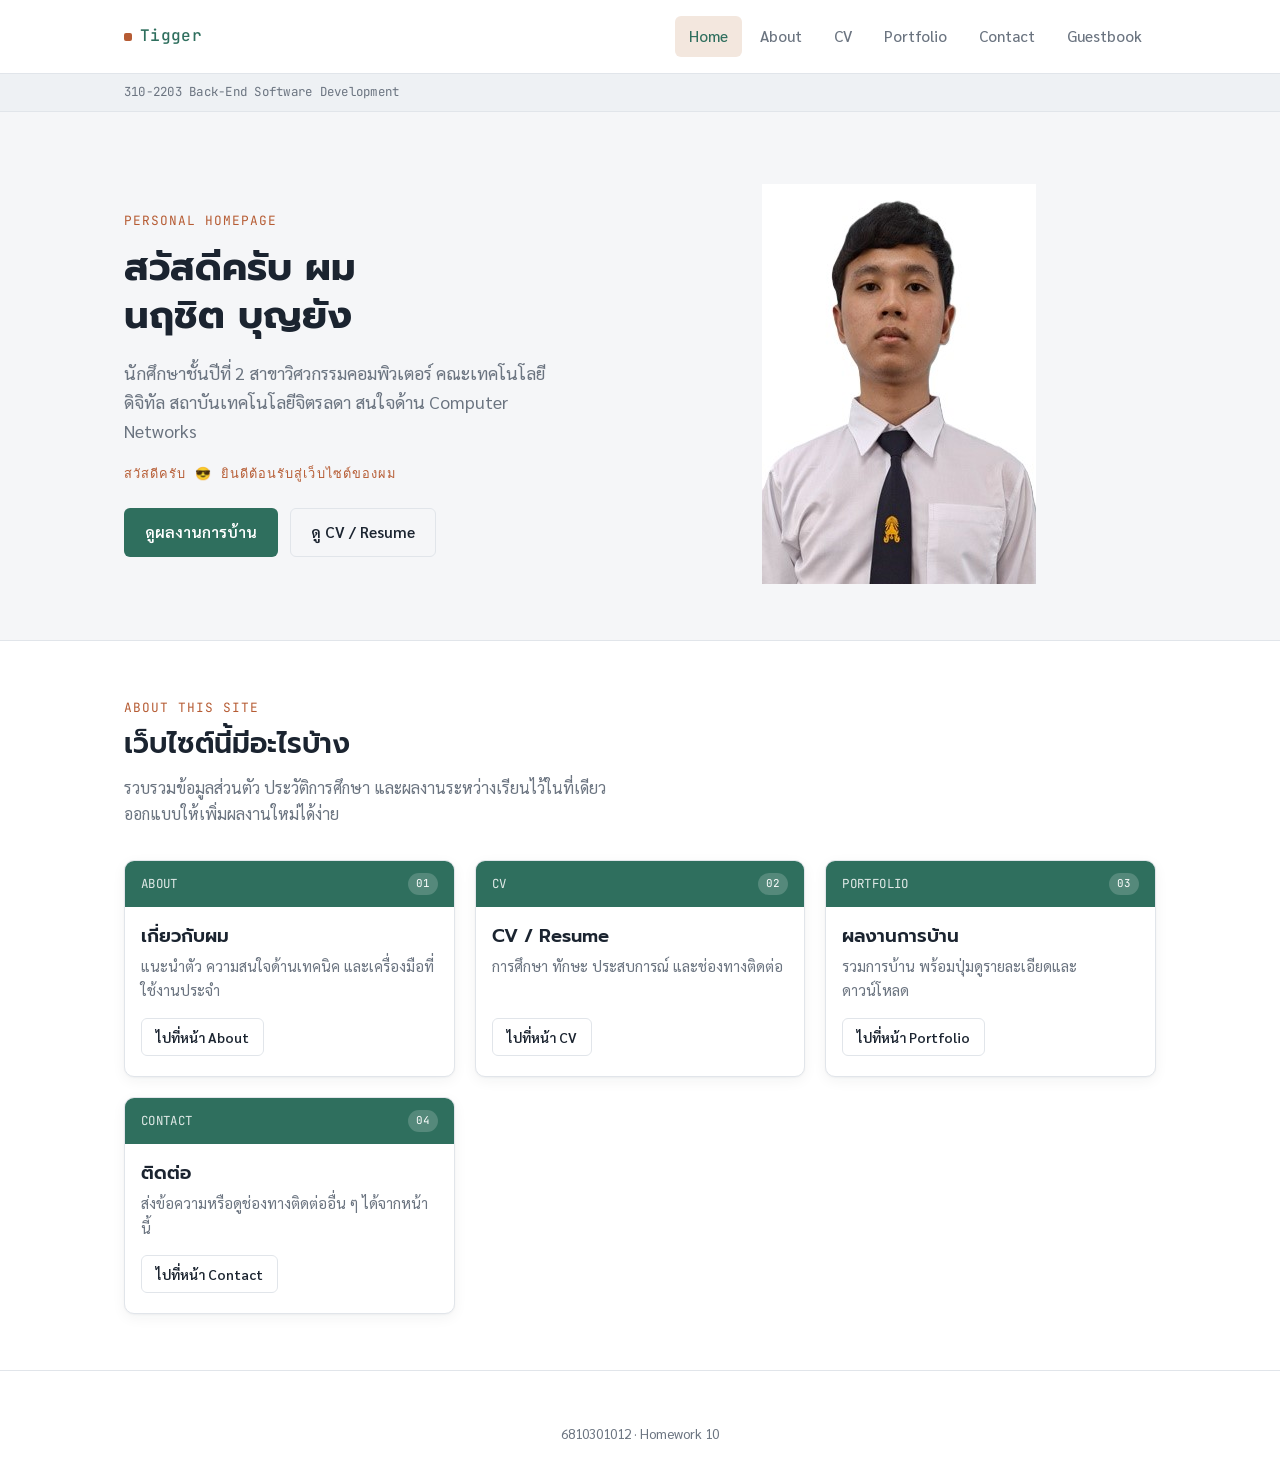
<file: index.html>
<!DOCTYPE html>
<html lang="th">
<head>
<meta charset="UTF-8">
<meta name="viewport" content="width=device-width, initial-scale=1.0">
<title>Homepage | HW8</title>
<meta name="description" content="เว็บไซต์ส่วนตัวของนักศึกษา แสดงประวัติ ผลงานการบ้าน และช่องทางติดต่อ">
<link rel="stylesheet" href="css/style.css">
</head>
<body>

<header class="site-header">
  <div class="container nav-wrap">
    <a class="brand" href="index.html"><em>Tigger</em></a>
    <nav class="nav" aria-label="เมนูหลัก">
      <a href="index.html" aria-current="page">Home</a>
      <a href="about.aspx">About</a>
      <a href="cv.html">CV</a>
      <a href="portfolio.html">Portfolio</a>
      <a href="contact.aspx">Contact</a>
      <a href="guestbook.aspx">Guestbook</a>
    </nav>
  </div>
</header>
<div class="course-bar"><div class="container">310-2203 Back-End Software Development</div></div>

<main>
  <section class="hero">
    <div class="container hero-grid">
      <div>
        <span class="eyebrow">Personal Homepage</span>
        <h1>สวัสดีครับ ผม<br>นฤชิต บุญยัง</h1>
        <p class="lead">นักศึกษาชั้นปีที่ 2 สาขาวิศวกรรมคอมพิวเตอร์ คณะเทคโนโลยีดิจิทัล สถาบันเทคโนโลยีจิตรลดา สนใจด้าน Computer Networks</p>
        <p id="greeting" class="eyebrow">กำลังโหลดคำทักทาย...</p>
        <div class="btn-row">
          <a class="btn btn-primary" href="portfolio.html">ดูผลงานการบ้าน</a>
          <a class="btn btn-ghost" href="cv.html">ดู CV / Resume</a>
        </div>
      </div>
      <div class="photo">
        <img src="images/profile.jpg" alt="ภาพประจำตัวของนักศึกษา">
      </div>
    </div>
  </section>

  <section class="section section-alt">
    <div class="container">
      <div class="section-head">
        <span class="eyebrow">About this site</span>
        <h2>เว็บไซต์นี้มีอะไรบ้าง</h2>
        <p class="muted">รวบรวมข้อมูลส่วนตัว ประวัติการศึกษา และผลงานระหว่างเรียนไว้ในที่เดียว ออกแบบให้เพิ่มผลงานใหม่ได้ง่าย</p>
      </div>
      <div class="entity-grid">
        <div class="entity-card">
          <div class="entity-card__head">
            <span class="entity-card__table">about</span>
            <span class="pill">01</span>
          </div>
          <div class="entity-card__body">
            <h3>เกี่ยวกับผม</h3>
            <p>แนะนำตัว ความสนใจด้านเทคนิค และเครื่องมือที่ใช้งานประจำ</p>
            <div class="card-actions">
              <a class="btn btn-ghost btn-sm" href="about.aspx">ไปที่หน้า About</a>
            </div>
          </div>
        </div>
        <div class="entity-card">
          <div class="entity-card__head">
            <span class="entity-card__table">cv</span>
            <span class="pill">02</span>
          </div>
          <div class="entity-card__body">
            <h3>CV / Resume</h3>
            <p>การศึกษา ทักษะ ประสบการณ์ และช่องทางติดต่อ</p>
            <div class="card-actions">
              <a class="btn btn-ghost btn-sm" href="cv.html">ไปที่หน้า CV</a>
            </div>
          </div>
        </div>
        <div class="entity-card">
          <div class="entity-card__head">
            <span class="entity-card__table">portfolio</span>
            <span class="pill">03</span>
          </div>
          <div class="entity-card__body">
            <h3>ผลงานการบ้าน</h3>
            <p>รวมการบ้าน พร้อมปุ่มดูรายละเอียดและดาวน์โหลด</p>
            <div class="card-actions">
              <a class="btn btn-ghost btn-sm" href="portfolio.html">ไปที่หน้า Portfolio</a>
            </div>
          </div>
        </div>
        <div class="entity-card">
          <div class="entity-card__head">
            <span class="entity-card__table">contact</span>
            <span class="pill">04</span>
          </div>
          <div class="entity-card__body">
            <h3>ติดต่อ</h3>
            <p>ส่งข้อความหรือดูช่องทางติดต่ออื่น ๆ ได้จากหน้านี้</p>
            <div class="card-actions">
              <a class="btn btn-ghost btn-sm" href="contact.aspx">ไปที่หน้า Contact</a>
            </div>
          </div>
        </div>
      </div>
    </div>
  </section>
</main>

<footer class="site-footer">
  <div class="container">
    <br>6810301012 &middot; Homework 10
  </div>
</footer>

<script src="js/hw9.js"></script>
</body>
</html>
</file>
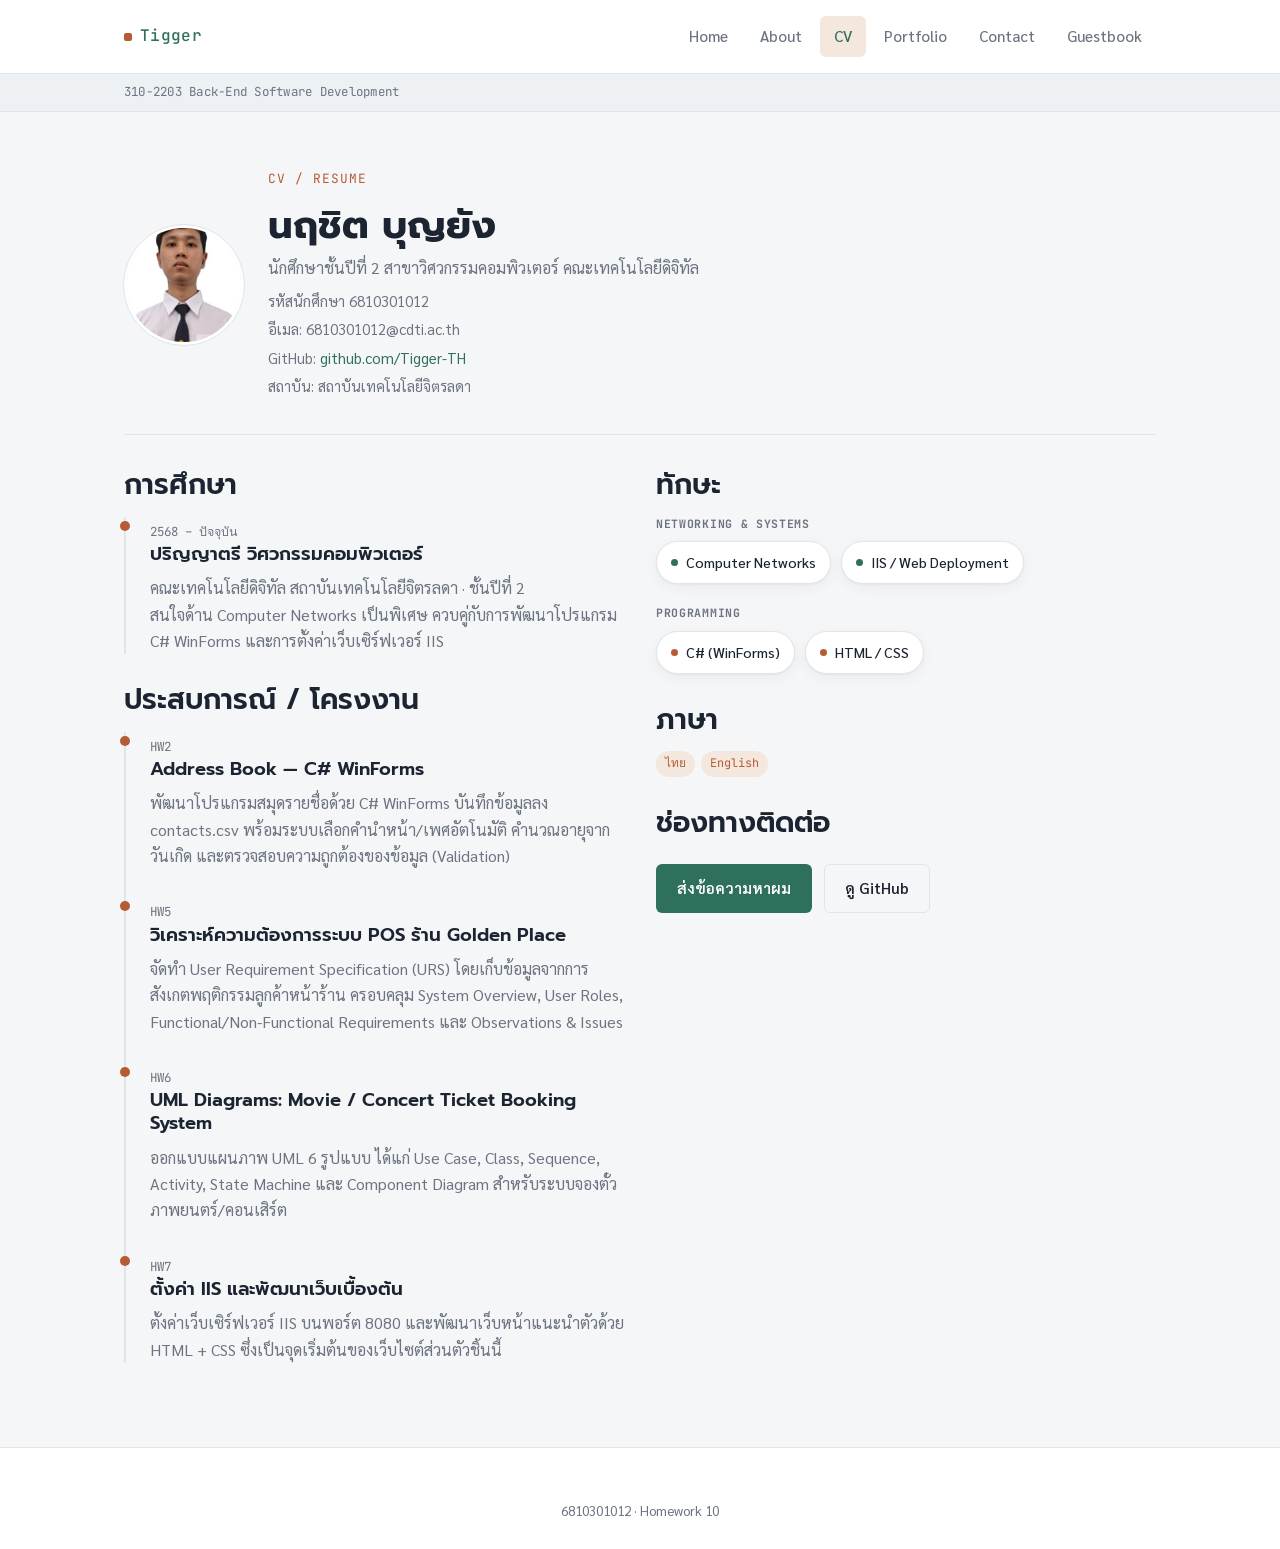
<file: cv.html>
<!DOCTYPE html>
<html lang="th">
<head>
<meta charset="UTF-8">
<meta name="viewport" content="width=device-width, initial-scale=1.0">
<title>CV / Resume | HW8</title>
<meta name="description" content="ประวัติการศึกษา ทักษะ และประสบการณ์ของนักศึกษา">
<link rel="stylesheet" href="css/style.css">
</head>
<body>

<header class="site-header">
  <div class="container nav-wrap">
    <a class="brand" href="index.html"><em>Tigger</em></a>
    <nav class="nav" aria-label="เมนูหลัก">
      <a href="index.html">Home</a>
      <a href="about.aspx">About</a>
      <a href="cv.html" aria-current="page">CV</a>
      <a href="portfolio.html">Portfolio</a>
      <a href="contact.aspx">Contact</a>
      <a href="guestbook.aspx">Guestbook</a>
    </nav>
  </div>
</header>
<div class="course-bar"><div class="container">310-2203 Back-End Software Development</div></div>

<main>
  <section class="section">
    <div class="container">

      <div class="cv-header">
        <div class="cv-photo">
          <img src="images/profile.jpg" alt="ภาพประจำตัวสำหรับ CV">
        </div>
        <div>
          <span class="eyebrow">cv / Resume</span>
          <h1 style="margin-bottom:6px;">นฤชิต บุญยัง</h1>
          <p class="muted" style="margin-bottom:8px;">นักศึกษาชั้นปีที่ 2 สาขาวิศวกรรมคอมพิวเตอร์ คณะเทคโนโลยีดิจิทัล</p>
          <ul class="cv-contact-list">
            <li>รหัสนักศึกษา 6810301012</li>
            <li>อีเมล: 6810301012@cdti.ac.th</li>
            <li>GitHub: <a href="https://github.com/Tigger-TH" target="_blank" rel="noopener">github.com/Tigger-TH</a></li>
            <li>สถาบัน: สถาบันเทคโนโลยีจิตรลดา</li>
          </ul>
        </div>
      </div>

      <div class="grid-2">
        <div>
          <h2>การศึกษา</h2>
          <div class="timeline">
            <div class="timeline-item">
              <span class="meta">2568 – ปัจจุบัน</span>
              <h3>ปริญญาตรี วิศวกรรมคอมพิวเตอร์</h3>
              <p class="muted">คณะเทคโนโลยีดิจิทัล สถาบันเทคโนโลยีจิตรลดา &middot; ชั้นปีที่ 2<br>สนใจด้าน Computer Networks เป็นพิเศษ ควบคู่กับการพัฒนาโปรแกรม C# WinForms และการตั้งค่าเว็บเซิร์ฟเวอร์ IIS</p>
            </div>
          </div>

          <h2 style="margin-top:8px;">ประสบการณ์ / โครงงาน</h2>
          <div class="timeline">
            <div class="timeline-item">
              <span class="meta">HW2</span>
              <h3>Address Book — C# WinForms</h3>
              <p class="muted">พัฒนาโปรแกรมสมุดรายชื่อด้วย C# WinForms บันทึกข้อมูลลง contacts.csv พร้อมระบบเลือกคำนำหน้า/เพศอัตโนมัติ คำนวณอายุจากวันเกิด และตรวจสอบความถูกต้องของข้อมูล (Validation)</p>
            </div>
            <div class="timeline-item">
              <span class="meta">HW5</span>
              <h3>วิเคราะห์ความต้องการระบบ POS ร้าน Golden Place</h3>
              <p class="muted">จัดทำ User Requirement Specification (URS) โดยเก็บข้อมูลจากการสังเกตพฤติกรรมลูกค้าหน้าร้าน ครอบคลุม System Overview, User Roles, Functional/Non-Functional Requirements และ Observations &amp; Issues</p>
            </div>
            <div class="timeline-item">
              <span class="meta">HW6</span>
              <h3>UML Diagrams: Movie / Concert Ticket Booking System</h3>
              <p class="muted">ออกแบบแผนภาพ UML 6 รูปแบบ ได้แก่ Use Case, Class, Sequence, Activity, State Machine และ Component Diagram สำหรับระบบจองตั๋วภาพยนตร์/คอนเสิร์ต</p>
            </div>
            <div class="timeline-item">
              <span class="meta">HW7</span>
              <h3>ตั้งค่า IIS และพัฒนาเว็บเบื้องต้น</h3>
              <p class="muted">ตั้งค่าเว็บเซิร์ฟเวอร์ IIS บนพอร์ต 8080 และพัฒนาเว็บหน้าแนะนำตัวด้วย HTML + CSS ซึ่งเป็นจุดเริ่มต้นของเว็บไซต์ส่วนตัวชิ้นนี้</p>
            </div>
          </div>
        </div>

        <div>
          <h2>ทักษะ</h2>

          <div class="skill-group">
            <h4>Networking &amp; Systems</h4>
            <div class="skill-chip-grid">
              <span class="skill-chip">Computer Networks</span>
              <span class="skill-chip">IIS / Web Deployment</span>
            </div>
          </div>

          <div class="skill-group">
            <h4>Programming</h4>
            <div class="skill-chip-grid">
              <span class="skill-chip accent">C# (WinForms)</span>
              <span class="skill-chip accent">HTML / CSS</span>
            </div>
          </div>

          <h2 style="margin-top:28px;">ภาษา</h2>
          <div class="tag-row">
            <span class="tag">ไทย</span>
            <span class="tag">English</span>
          </div>

          <h2 style="margin-top:28px;">ช่องทางติดต่อ</h2>
          <div class="btn-row">
            <a class="btn btn-primary" href="contact.aspx">ส่งข้อความหาผม</a>
            <a class="btn btn-ghost" href="https://github.com/Tigger-TH" target="_blank" rel="noopener">ดู GitHub</a>
          </div>
        </div>
      </div>

    </div>
  </section>
</main>

<footer class="site-footer">
  <div class="container">
    <br>6810301012 &middot; Homework 10
  </div>
</footer>

</body>
</html>
</file>
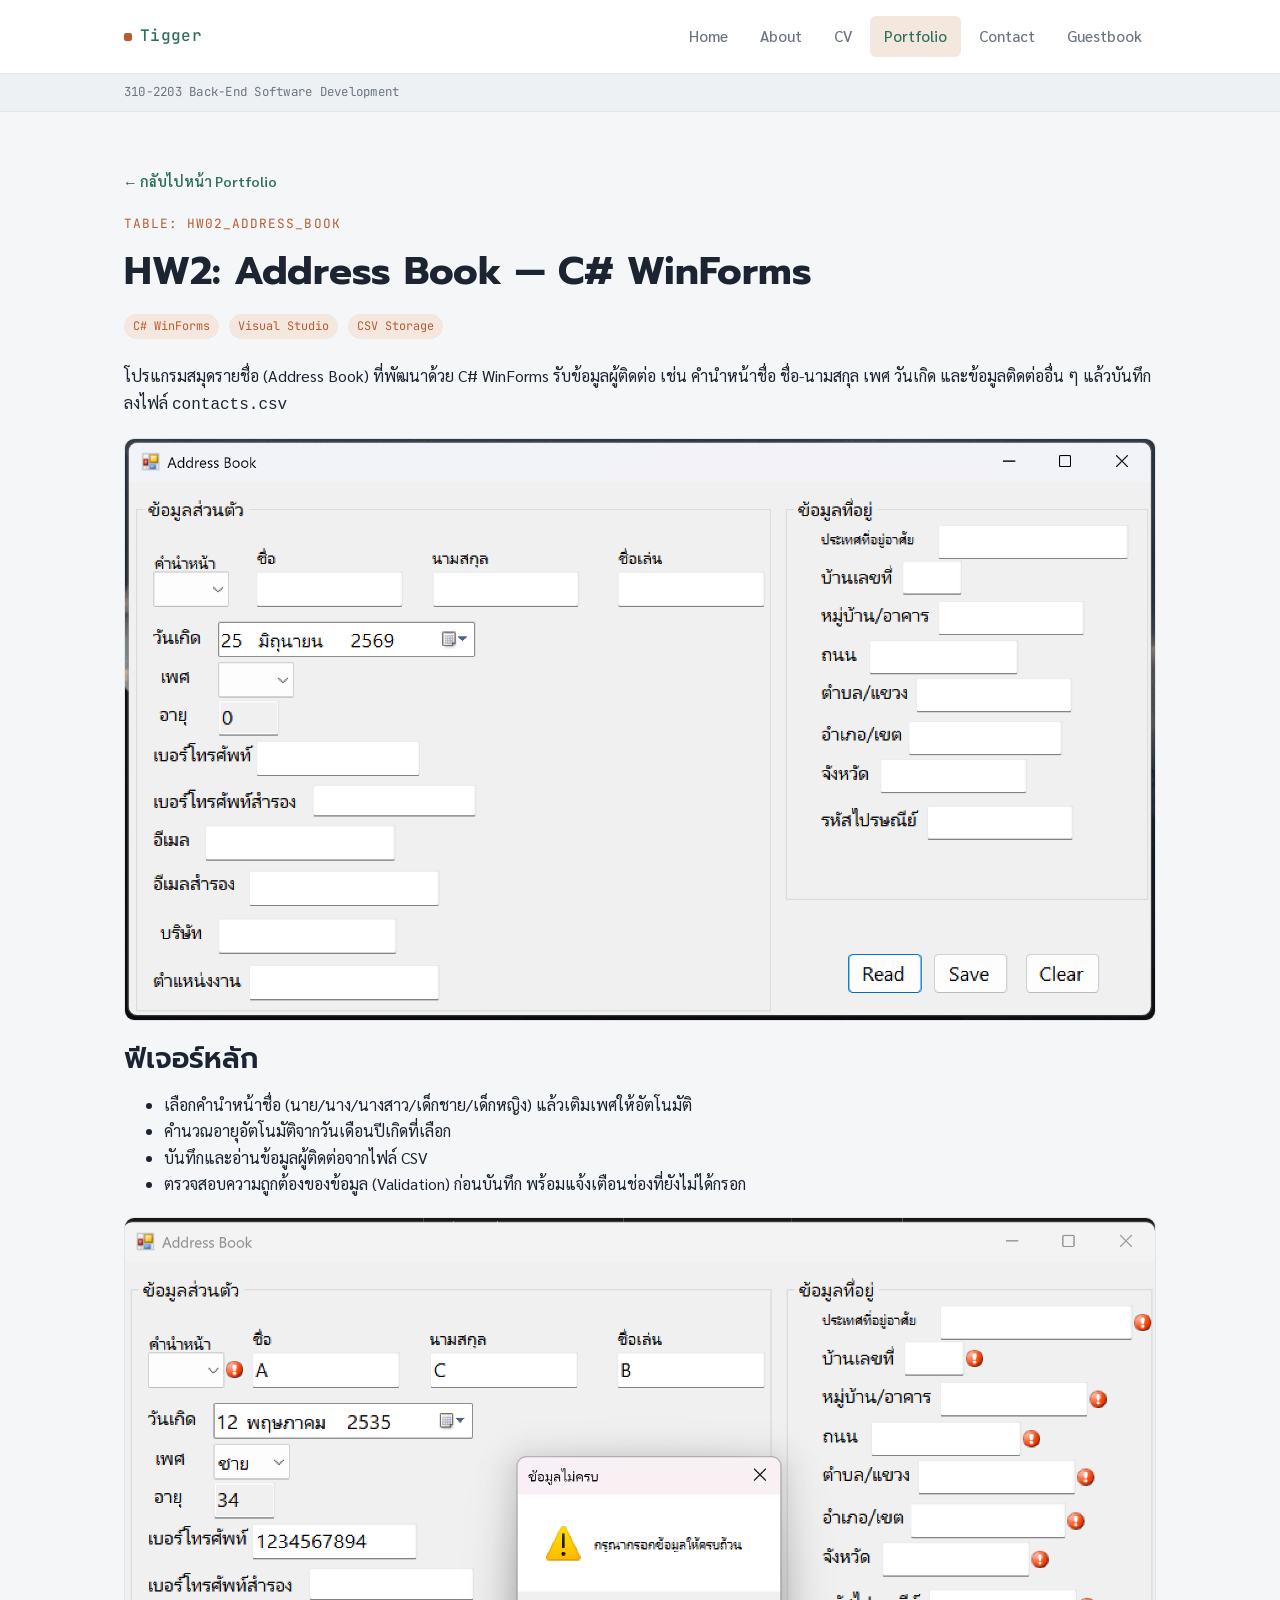
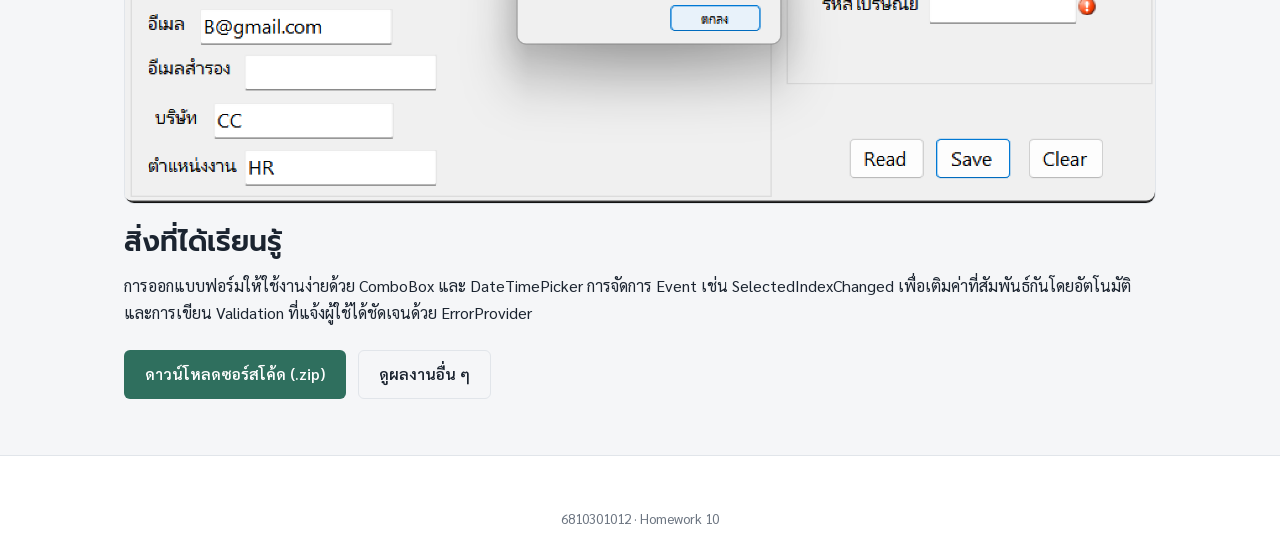
<file: portfolio-detail-1.html>
<!DOCTYPE html>
<html lang="th">
<head>
<meta charset="UTF-8">
<meta name="viewport" content="width=device-width, initial-scale=1.0">
<title>HW2: Address Book (WinForms) | Portfolio</title>
<meta name="description" content="รายละเอียดการบ้าน HW2 โปรแกรม C# WinForms สมุดรายชื่อ Address Book">
<link rel="stylesheet" href="css/style.css">
</head>
<body>

<header class="site-header">
  <div class="container nav-wrap">
    <a class="brand" href="index.html"><em>Tigger</em></a>
    <nav class="nav" aria-label="เมนูหลัก">
      <a href="index.html">Home</a>
      <a href="about.aspx">About</a>
      <a href="cv.html">CV</a>
      <a href="portfolio.html" aria-current="page">Portfolio</a>
      <a href="contact.aspx">Contact</a>
      <a href="guestbook.aspx">Guestbook</a>
    </nav>
  </div>
</header>
<div class="course-bar"><div class="container">310-2203 Back-End Software Development</div></div>

<main>
  <section class="section">
    <div class="container">
      <a class="back-link" href="portfolio.html">&larr; กลับไปหน้า Portfolio</a>

      <span class="eyebrow">Table: hw02_address_book</span>
      <h1>HW2: Address Book — C# WinForms</h1>

      <div class="detail-meta">
        <span class="tag">C# WinForms</span>
        <span class="tag">Visual Studio</span>
        <span class="tag">CSV Storage</span>
      </div>

      <div class="detail-body">
        <p>โปรแกรมสมุดรายชื่อ (Address Book) ที่พัฒนาด้วย C# WinForms รับข้อมูลผู้ติดต่อ เช่น คำนำหน้าชื่อ ชื่อ-นามสกุล เพศ วันเกิด และข้อมูลติดต่ออื่น ๆ แล้วบันทึกลงไฟล์ <code>contacts.csv</code></p>

        <img src="images/hw02-screenshot-1.png" alt="หน้าจอโปรแกรม Address Book ขณะกรอกข้อมูลผู้ติดต่อครบถ้วน">

        <h2>ฟีเจอร์หลัก</h2>
        <ul>
          <li>เลือกคำนำหน้าชื่อ (นาย/นาง/นางสาว/เด็กชาย/เด็กหญิง) แล้วเติมเพศให้อัตโนมัติ</li>
          <li>คำนวณอายุอัตโนมัติจากวันเดือนปีเกิดที่เลือก</li>
          <li>บันทึกและอ่านข้อมูลผู้ติดต่อจากไฟล์ CSV</li>
          <li>ตรวจสอบความถูกต้องของข้อมูล (Validation) ก่อนบันทึก พร้อมแจ้งเตือนช่องที่ยังไม่ได้กรอก</li>
        </ul>

        <img src="images/hw02-screenshot-2.png" alt="หน้าจอโปรแกรม Address Book แสดงการแจ้งเตือนเมื่อข้อมูลไม่ครบถ้วน">

        <h2>สิ่งที่ได้เรียนรู้</h2>
        <p>การออกแบบฟอร์มให้ใช้งานง่ายด้วย ComboBox และ DateTimePicker การจัดการ Event เช่น SelectedIndexChanged เพื่อเติมค่าที่สัมพันธ์กันโดยอัตโนมัติ และการเขียน Validation ที่แจ้งผู้ใช้ได้ชัดเจนด้วย ErrorProvider</p>

        <div class="btn-row">
          <a class="btn btn-primary" href="files/hw02-windowsforms.zip" download>ดาวน์โหลดซอร์สโค้ด (.zip)</a>
          <a class="btn btn-ghost" href="portfolio.html">ดูผลงานอื่น ๆ</a>
        </div>
      </div>
    </div>
  </section>
</main>

<footer class="site-footer">
  <div class="container">
    <br>6810301012 &middot; Homework 10
  </div>
</footer>

<script src="js/download.js"></script>
</body>
</html>
</file>
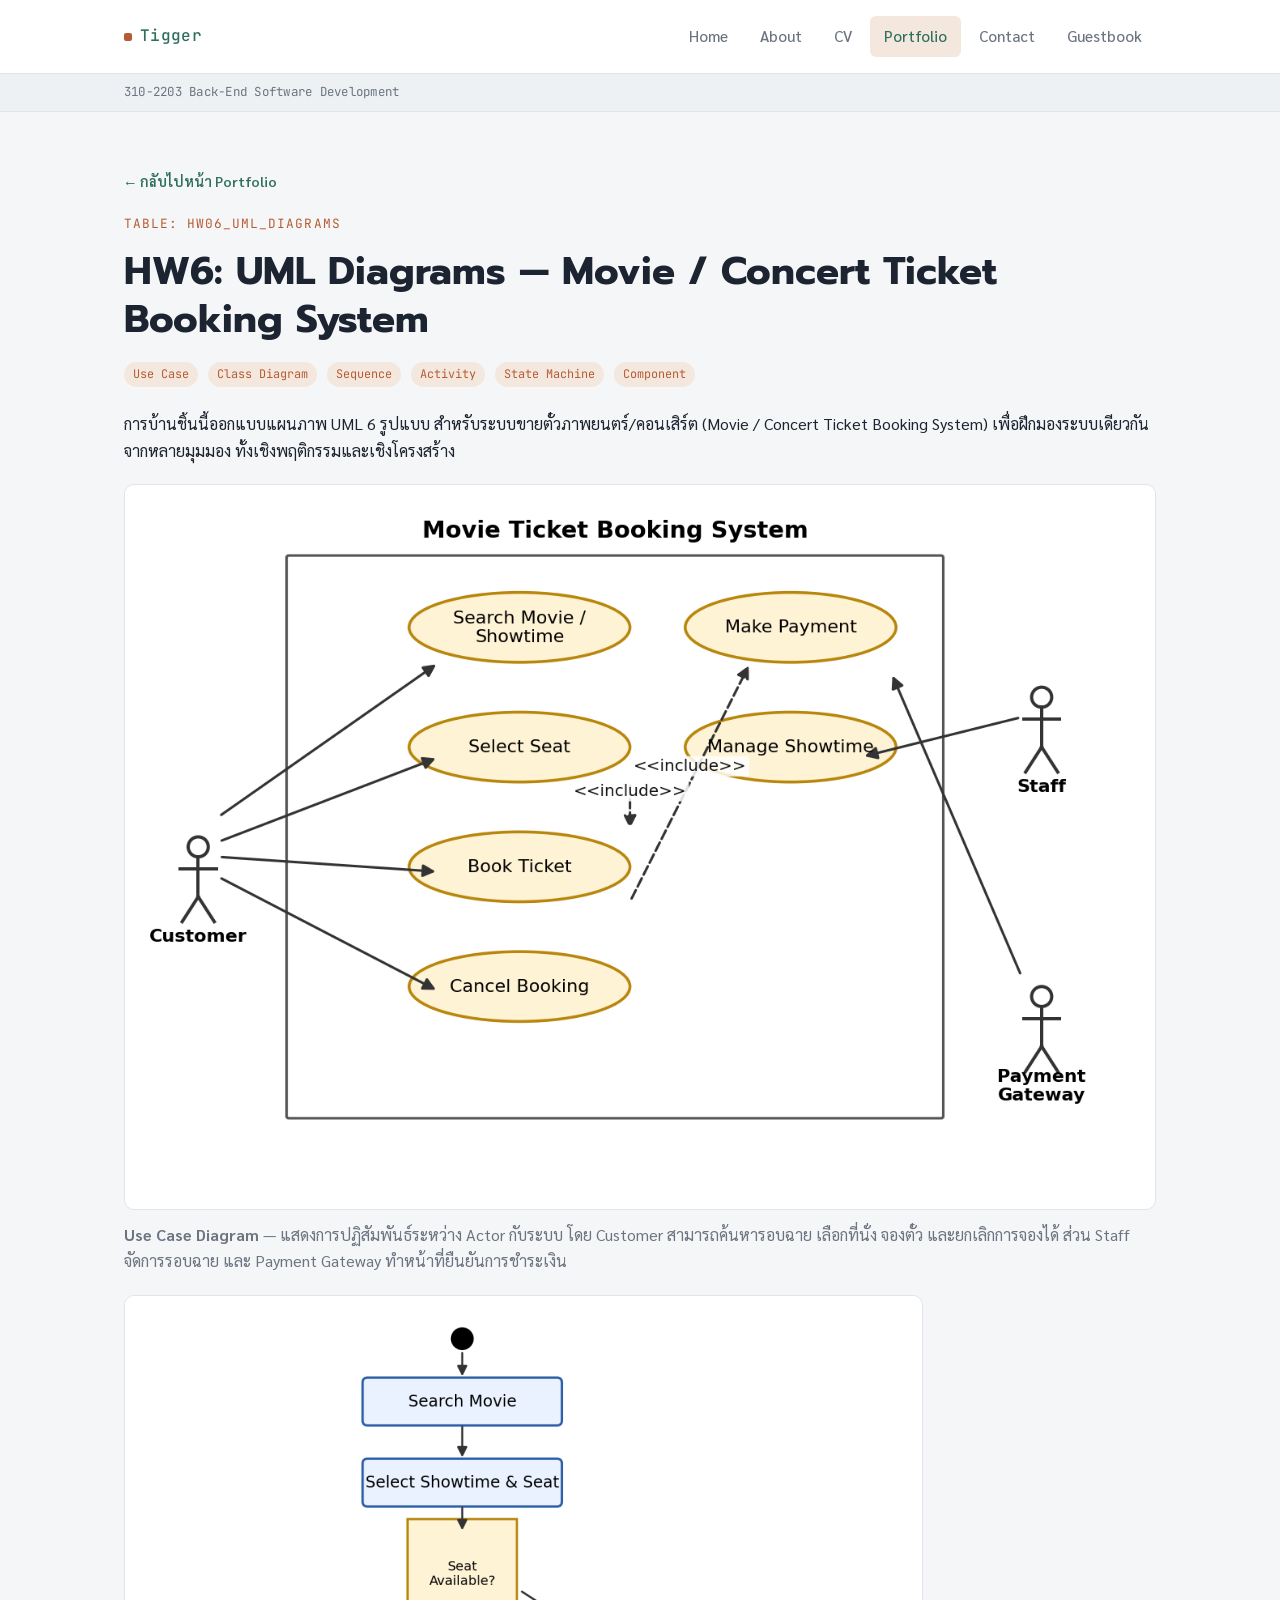
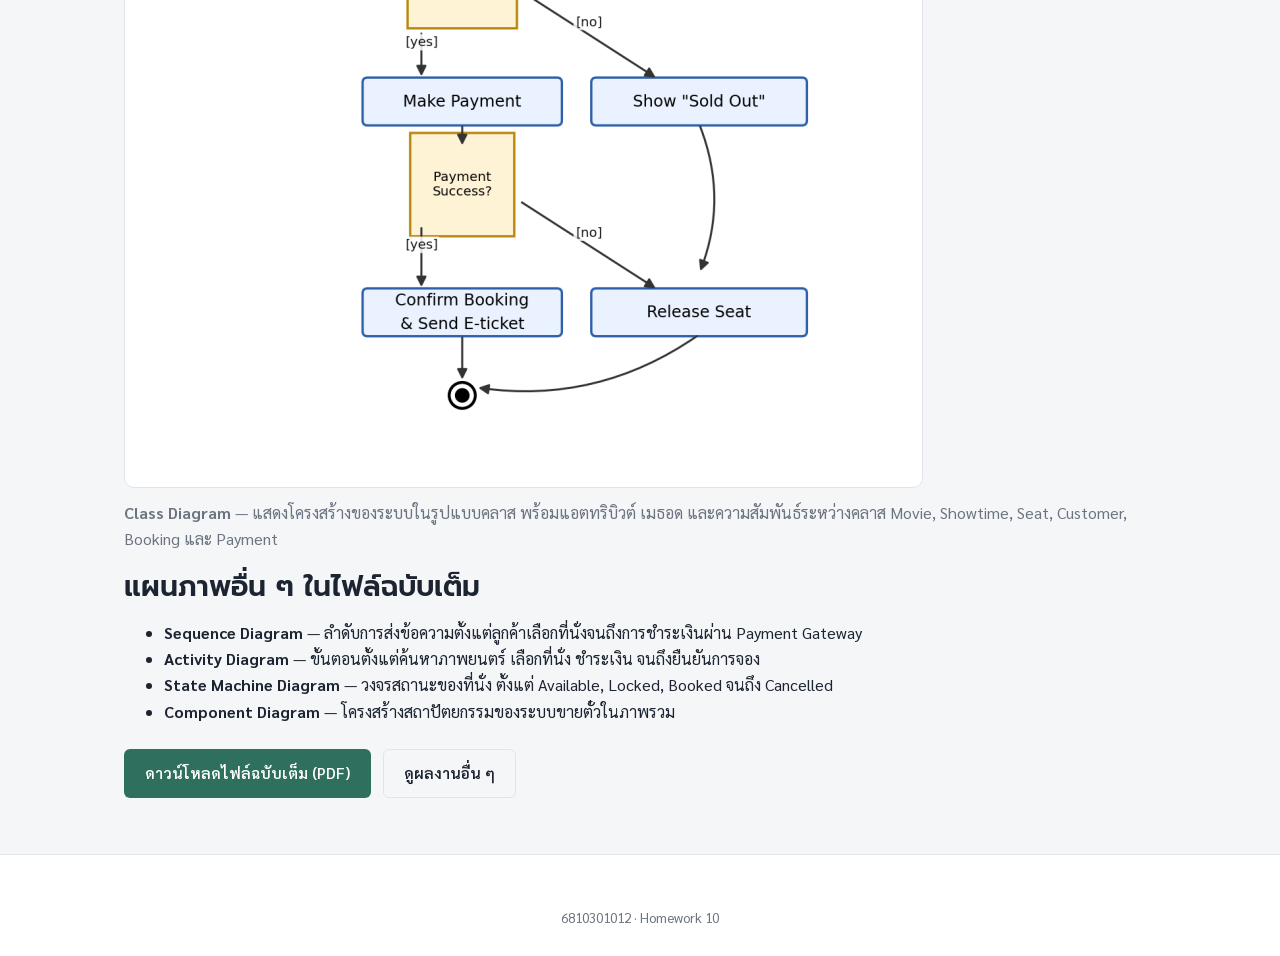
<file: portfolio-detail-2.html>
<!DOCTYPE html>
<html lang="th">
<head>
<meta charset="UTF-8">
<meta name="viewport" content="width=device-width, initial-scale=1.0">
<title>HW6: UML Diagrams | Portfolio</title>
<meta name="description" content="รายละเอียดการบ้าน HW6 การออกแบบ UML Diagrams สำหรับระบบขายตั๋วภาพยนตร์/คอนเสิร์ต">
<link rel="stylesheet" href="css/style.css">
</head>
<body>

<header class="site-header">
  <div class="container nav-wrap">
    <a class="brand" href="index.html"><em>Tigger</em></a>
    <nav class="nav" aria-label="เมนูหลัก">
      <a href="index.html">Home</a>
      <a href="about.aspx">About</a>
      <a href="cv.html">CV</a>
      <a href="portfolio.html" aria-current="page">Portfolio</a>
      <a href="contact.aspx">Contact</a>
      <a href="guestbook.aspx">Guestbook</a>
    </nav>
  </div>
</header>
<div class="course-bar"><div class="container">310-2203 Back-End Software Development</div></div>

<main>
  <section class="section">
    <div class="container">
      <a class="back-link" href="portfolio.html">&larr; กลับไปหน้า Portfolio</a>

      <span class="eyebrow">Table: hw06_uml_diagrams</span>
      <h1>HW6: UML Diagrams — Movie / Concert Ticket Booking System</h1>

      <div class="detail-meta">
        <span class="tag">Use Case</span>
        <span class="tag">Class Diagram</span>
        <span class="tag">Sequence</span>
        <span class="tag">Activity</span>
        <span class="tag">State Machine</span>
        <span class="tag">Component</span>
      </div>

      <div class="detail-body">
        <p>การบ้านชิ้นนี้ออกแบบแผนภาพ UML 6 รูปแบบ สำหรับระบบขายตั๋วภาพยนตร์/คอนเสิร์ต (Movie / Concert Ticket Booking System) เพื่อฝึกมองระบบเดียวกันจากหลายมุมมอง ทั้งเชิงพฤติกรรมและเชิงโครงสร้าง</p>

        <img src="images/hw06-usecase-diagram.png" alt="Use Case Diagram แสดงความสัมพันธ์ระหว่าง Customer, Staff และ Payment Gateway">
        <p class="muted" style="margin-top:-8px;"><strong>Use Case Diagram</strong> — แสดงการปฏิสัมพันธ์ระหว่าง Actor กับระบบ โดย Customer สามารถค้นหารอบฉาย เลือกที่นั่ง จองตั๋ว และยกเลิกการจองได้ ส่วน Staff จัดการรอบฉาย และ Payment Gateway ทำหน้าที่ยืนยันการชำระเงิน</p>

        <img src="images/hw06-class-diagram.png" alt="Class Diagram แสดงคลาส Movie, Showtime, Seat, Customer, Booking และ Payment">
        <p class="muted" style="margin-top:-8px;"><strong>Class Diagram</strong> — แสดงโครงสร้างของระบบในรูปแบบคลาส พร้อมแอตทริบิวต์ เมธอด และความสัมพันธ์ระหว่างคลาส Movie, Showtime, Seat, Customer, Booking และ Payment</p>

        <h2>แผนภาพอื่น ๆ ในไฟล์ฉบับเต็ม</h2>
        <ul>
          <li><strong>Sequence Diagram</strong> — ลำดับการส่งข้อความตั้งแต่ลูกค้าเลือกที่นั่งจนถึงการชำระเงินผ่าน Payment Gateway</li>
          <li><strong>Activity Diagram</strong> — ขั้นตอนตั้งแต่ค้นหาภาพยนตร์ เลือกที่นั่ง ชำระเงิน จนถึงยืนยันการจอง</li>
          <li><strong>State Machine Diagram</strong> — วงจรสถานะของที่นั่ง ตั้งแต่ Available, Locked, Booked จนถึง Cancelled</li>
          <li><strong>Component Diagram</strong> — โครงสร้างสถาปัตยกรรมของระบบขายตั๋วในภาพรวม</li>
        </ul>

        <div class="btn-row">
          <a class="btn btn-primary" href="files/hw06-uml-diagrams.pdf" download>ดาวน์โหลดไฟล์ฉบับเต็ม (PDF)</a>
          <a class="btn btn-ghost" href="portfolio.html">ดูผลงานอื่น ๆ</a>
        </div>
      </div>
    </div>
  </section>
</main>

<footer class="site-footer">
  <div class="container">
    <br>6810301012 &middot; Homework 10
  </div>
</footer>

<script src="js/download.js"></script>
</body>
</html>
</file>
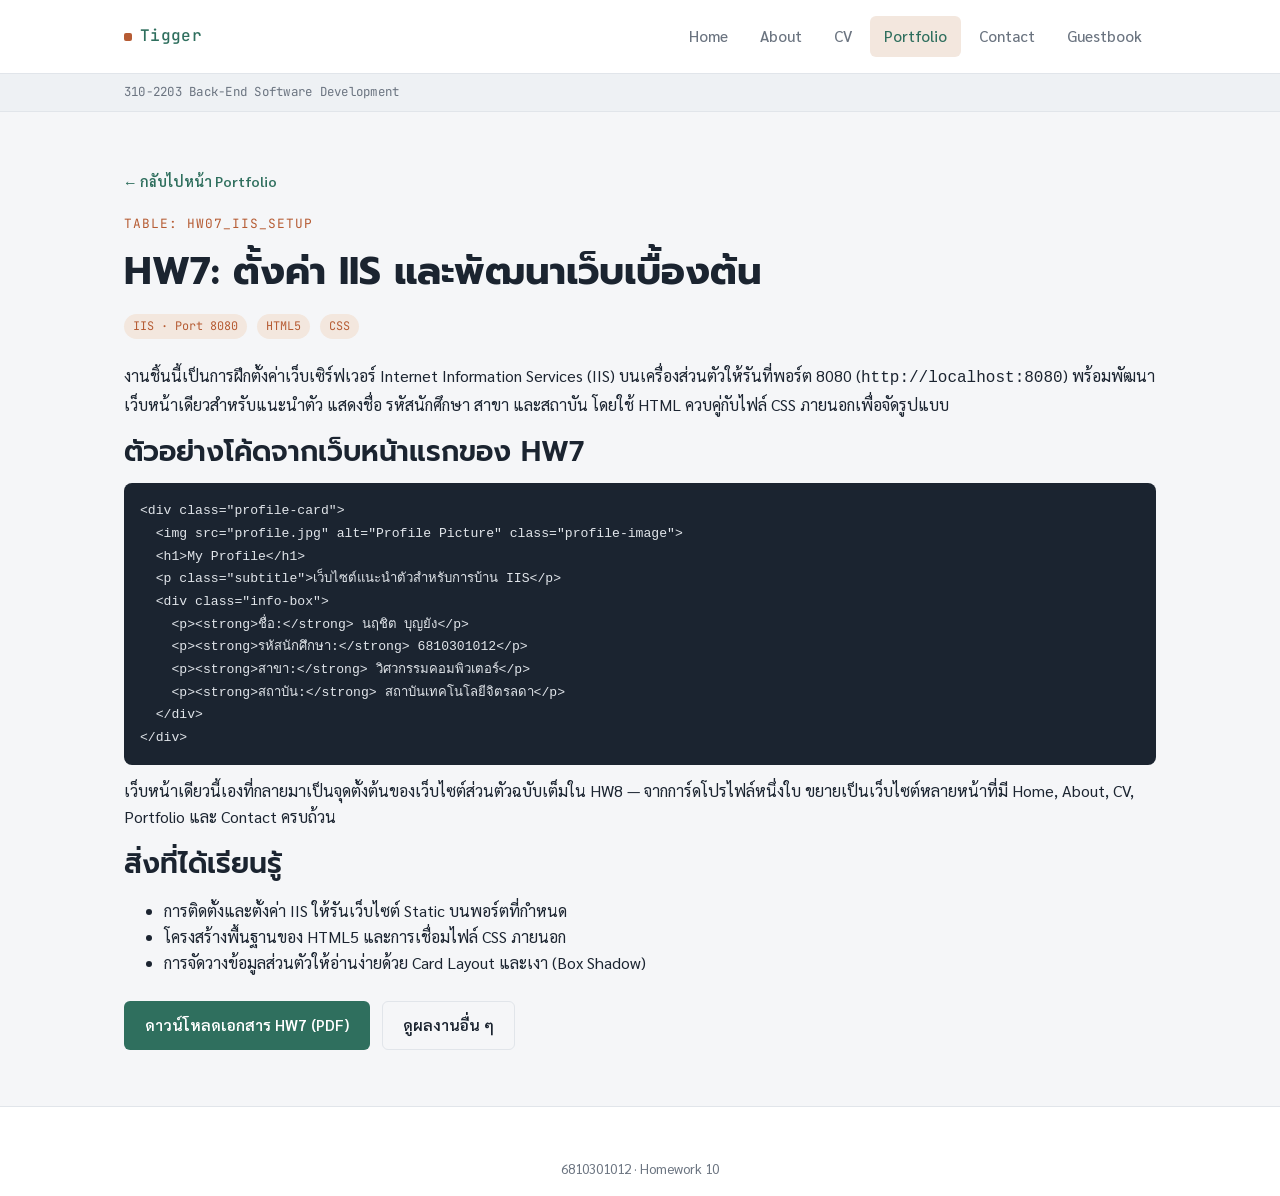
<file: portfolio-detail-3.html>
<!DOCTYPE html>
<html lang="th">
<head>
<meta charset="UTF-8">
<meta name="viewport" content="width=device-width, initial-scale=1.0">
<title>HW7: ตั้งค่า IIS + เว็บแนะนำตัว | Portfolio</title>
<meta name="description" content="รายละเอียดการบ้าน HW7 การตั้งค่า IIS และพัฒนาเว็บแนะนำตัวเบื้องต้น จุดเริ่มต้นของเว็บไซต์นี้">
<link rel="stylesheet" href="css/style.css">
</head>
<body>

<header class="site-header">
  <div class="container nav-wrap">
    <a class="brand" href="index.html"><em>Tigger</em></a>
    <nav class="nav" aria-label="เมนูหลัก">
      <a href="index.html">Home</a>
      <a href="about.aspx">About</a>
      <a href="cv.html">CV</a>
      <a href="portfolio.html" aria-current="page">Portfolio</a>
      <a href="contact.aspx">Contact</a>
      <a href="guestbook.aspx">Guestbook</a>
    </nav>
  </div>
</header>
<div class="course-bar"><div class="container">310-2203 Back-End Software Development</div></div>

<main>
  <section class="section">
    <div class="container">
      <a class="back-link" href="portfolio.html">&larr; กลับไปหน้า Portfolio</a>

      <span class="eyebrow">Table: hw07_iis_setup</span>
      <h1>HW7: ตั้งค่า IIS และพัฒนาเว็บเบื้องต้น</h1>

      <div class="detail-meta">
        <span class="tag">IIS &middot; Port 8080</span>
        <span class="tag">HTML5</span>
        <span class="tag">CSS</span>
      </div>

      <div class="detail-body">
        <p>งานชิ้นนี้เป็นการฝึกตั้งค่าเว็บเซิร์ฟเวอร์ Internet Information Services (IIS) บนเครื่องส่วนตัวให้รันที่พอร์ต 8080 (<code>http://localhost:8080</code>) พร้อมพัฒนาเว็บหน้าเดียวสำหรับแนะนำตัว แสดงชื่อ รหัสนักศึกษา สาขา และสถาบัน โดยใช้ HTML ควบคู่กับไฟล์ CSS ภายนอกเพื่อจัดรูปแบบ</p>

        <h2>ตัวอย่างโค้ดจากเว็บหน้าแรกของ HW7</h2>
        <pre style="background:#1B2430; color:#E1E5EA; padding:16px; border-radius:8px; overflow-x:auto; font-family:'JetBrains Mono', monospace; font-size:.82rem;"><code>&lt;div class="profile-card"&gt;
  &lt;img src="profile.jpg" alt="Profile Picture" class="profile-image"&gt;
  &lt;h1&gt;My Profile&lt;/h1&gt;
  &lt;p class="subtitle"&gt;เว็บไซต์แนะนำตัวสำหรับการบ้าน IIS&lt;/p&gt;
  &lt;div class="info-box"&gt;
    &lt;p&gt;&lt;strong&gt;ชื่อ:&lt;/strong&gt; นฤชิต บุญยัง&lt;/p&gt;
    &lt;p&gt;&lt;strong&gt;รหัสนักศึกษา:&lt;/strong&gt; 6810301012&lt;/p&gt;
    &lt;p&gt;&lt;strong&gt;สาขา:&lt;/strong&gt; วิศวกรรมคอมพิวเตอร์&lt;/p&gt;
    &lt;p&gt;&lt;strong&gt;สถาบัน:&lt;/strong&gt; สถาบันเทคโนโลยีจิตรลดา&lt;/p&gt;
  &lt;/div&gt;
&lt;/div&gt;</code></pre>

        <p>เว็บหน้าเดียวนี้เองที่กลายมาเป็นจุดตั้งต้นของเว็บไซต์ส่วนตัวฉบับเต็มใน HW8 — จากการ์ดโปรไฟล์หนึ่งใบ ขยายเป็นเว็บไซต์หลายหน้าที่มี Home, About, CV, Portfolio และ Contact ครบถ้วน</p>

        <h2>สิ่งที่ได้เรียนรู้</h2>
        <ul>
          <li>การติดตั้งและตั้งค่า IIS ให้รันเว็บไซต์ Static บนพอร์ตที่กำหนด</li>
          <li>โครงสร้างพื้นฐานของ HTML5 และการเชื่อมไฟล์ CSS ภายนอก</li>
          <li>การจัดวางข้อมูลส่วนตัวให้อ่านง่ายด้วย Card Layout และเงา (Box Shadow)</li>
        </ul>

        <div class="btn-row">
          <a class="btn btn-primary" href="files/hw07-iis-setup.pdf" download>ดาวน์โหลดเอกสาร HW7 (PDF)</a>
          <a class="btn btn-ghost" href="portfolio.html">ดูผลงานอื่น ๆ</a>
        </div>
      </div>
    </div>
  </section>
</main>

<footer class="site-footer">
  <div class="container">
    <br>6810301012 &middot; Homework 10
  </div>
</footer>

<script src="js/download.js"></script>
</body>
</html>
</file>
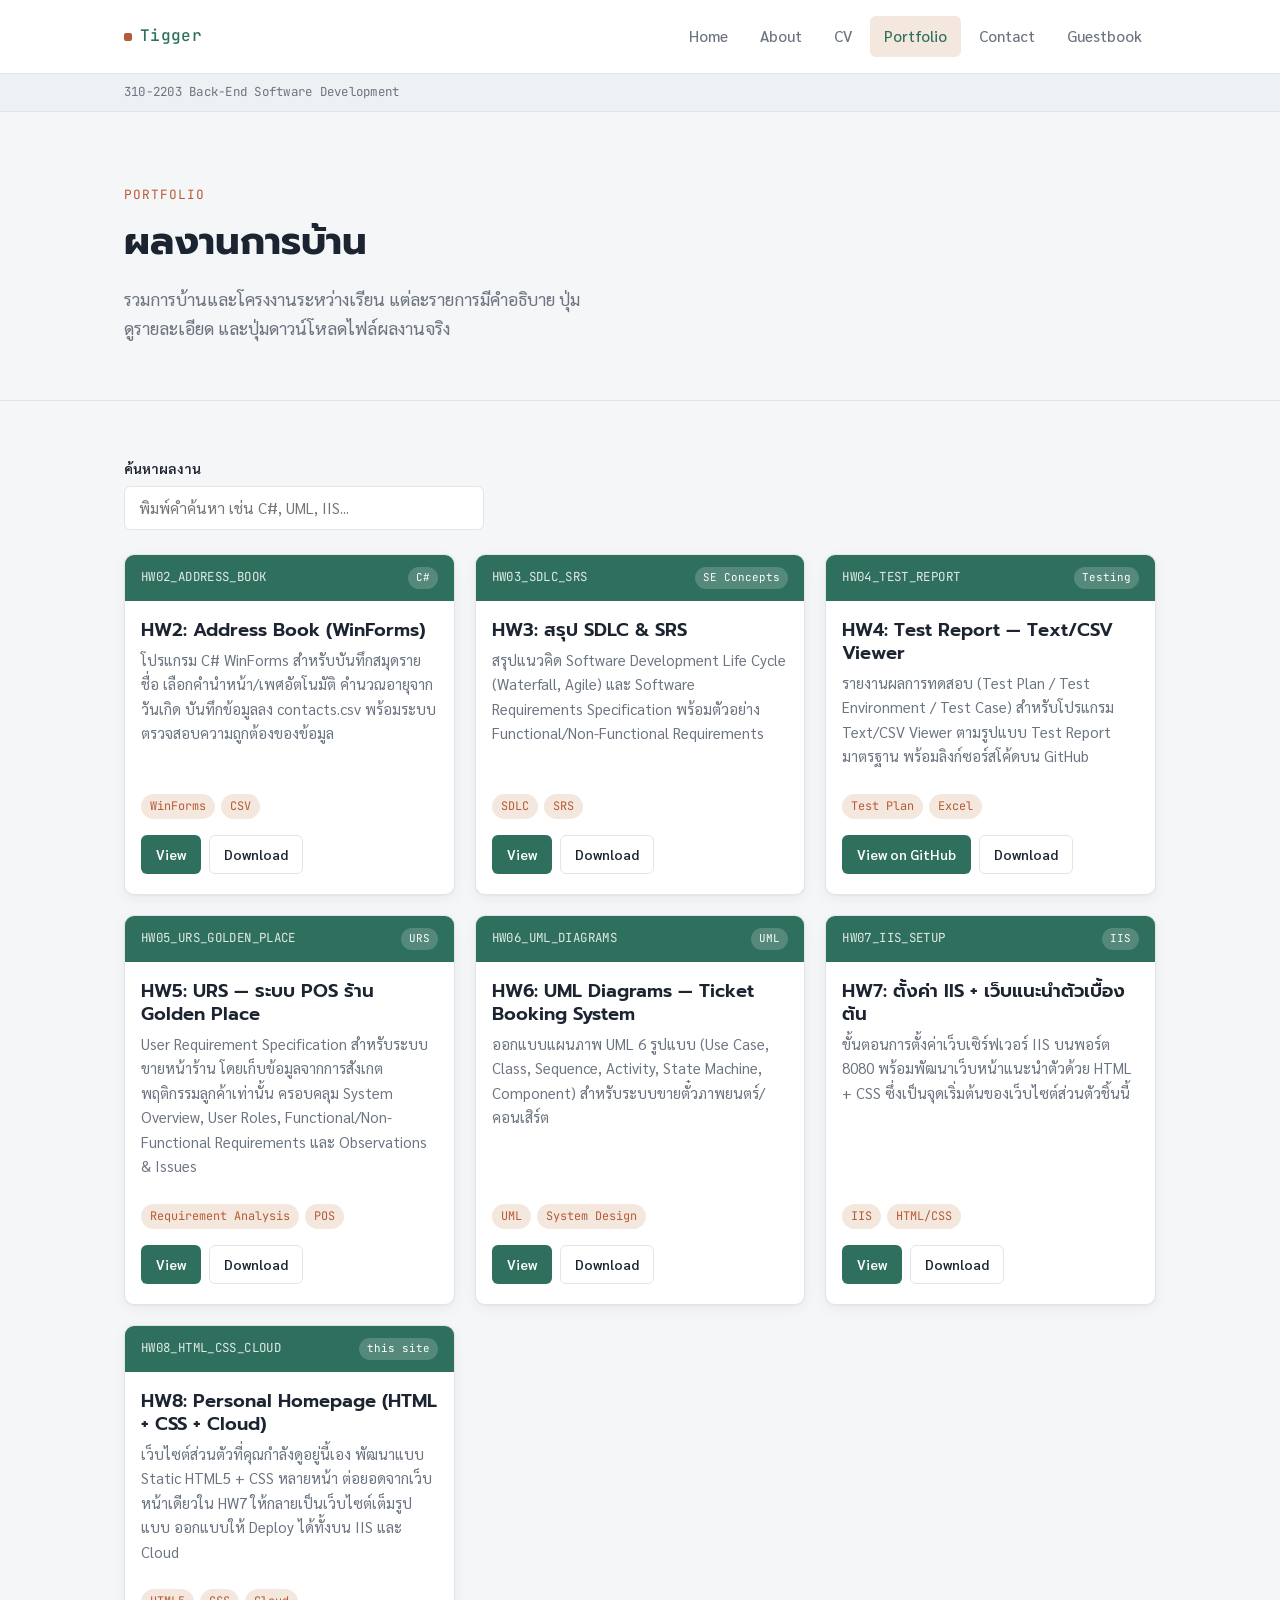
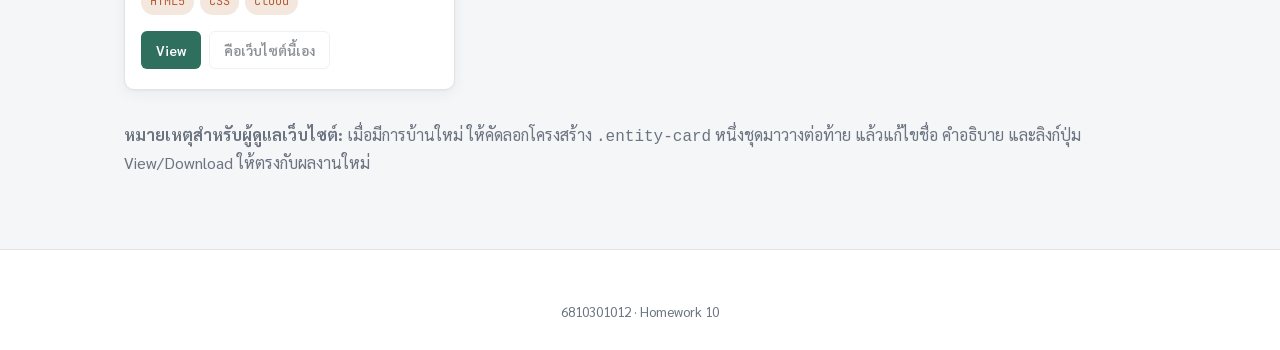
<file: portfolio.html>
<!DOCTYPE html>
<html lang="th">
<head>
<meta charset="UTF-8">
<meta name="viewport" content="width=device-width, initial-scale=1.0">
<title>Portfolio | HW8</title>
<meta name="description" content="รวมผลงานการบ้านตลอดภาคการศึกษา พร้อมปุ่มดูรายละเอียดและดาวน์โหลด">
<link rel="stylesheet" href="css/style.css">
</head>
<body>

<header class="site-header">
  <div class="container nav-wrap">
    <a class="brand" href="index.html"><em>Tigger</em></a>
    <nav class="nav" aria-label="เมนูหลัก">
      <a href="index.html">Home</a>
      <a href="about.aspx">About</a>
      <a href="cv.html">CV</a>
      <a href="portfolio.html" aria-current="page">Portfolio</a>
      <a href="contact.aspx">Contact</a>
      <a href="guestbook.aspx">Guestbook</a>
    </nav>
  </div>
</header>
<div class="course-bar"><div class="container">310-2203 Back-End Software Development</div></div>

<main>
  <section class="hero" style="padding-bottom:40px;">
    <div class="container">
      <span class="eyebrow">portfolio</span>
      <h1>ผลงานการบ้าน</h1>
      <p class="lead">รวมการบ้านและโครงงานระหว่างเรียน แต่ละรายการมีคำอธิบาย ปุ่มดูรายละเอียด และปุ่มดาวน์โหลดไฟล์ผลงานจริง </p>
    </div>
  </section>

  <section class="section">
    <div class="container">
      <div class="field" style="max-width:360px; margin-bottom:24px;">
        <label for="portfolioSearch">ค้นหาผลงาน</label>
        <input type="text" id="portfolioSearch"
               placeholder="พิมพ์คำค้นหา เช่น C#, UML, IIS..."
               onkeyup="filterPortfolio('portfolioSearch', '.entity-card')">
      </div>
      <div class="entity-grid">

        <div class="entity-card">
          <div class="entity-card__head">
            <span class="entity-card__table">hw02_address_book</span>
            <span class="pill">C#</span>
          </div>
          <div class="entity-card__body">
            <h3>HW2: Address Book (WinForms)</h3>
            <p>โปรแกรม C# WinForms สำหรับบันทึกสมุดรายชื่อ เลือกคำนำหน้า/เพศอัตโนมัติ คำนวณอายุจากวันเกิด บันทึกข้อมูลลง contacts.csv พร้อมระบบตรวจสอบความถูกต้องของข้อมูล</p>
            <div class="tag-row"><span class="tag">WinForms</span><span class="tag">CSV</span></div>
            <div class="card-actions">
              <a class="btn btn-primary btn-sm" href="portfolio-detail-1.html">View</a>
              <a class="btn btn-ghost btn-sm" href="files/hw02-windowsforms.zip" download>Download</a>
            </div>
          </div>
        </div>

        <div class="entity-card">
          <div class="entity-card__head">
            <span class="entity-card__table">hw03_sdlc_srs</span>
            <span class="pill">SE Concepts</span>
          </div>
          <div class="entity-card__body">
            <h3>HW3: สรุป SDLC &amp; SRS</h3>
            <p>สรุปแนวคิด Software Development Life Cycle (Waterfall, Agile) และ Software Requirements Specification พร้อมตัวอย่าง Functional/Non-Functional Requirements</p>
            <div class="tag-row"><span class="tag">SDLC</span><span class="tag">SRS</span></div>
            <div class="card-actions">
              <a class="btn btn-primary btn-sm" href="files/hw03-sdlc-srs.md" target="_blank" rel="noopener">View</a>
              <a class="btn btn-ghost btn-sm" href="files/hw03-sdlc-srs.md" download>Download</a>
            </div>
          </div>
        </div>

        <div class="entity-card">
          <div class="entity-card__head">
            <span class="entity-card__table">hw04_test_report</span>
            <span class="pill">Testing</span>
          </div>
          <div class="entity-card__body">
            <h3>HW4: Test Report — Text/CSV Viewer</h3>
            <p>รายงานผลการทดสอบ (Test Plan / Test Environment / Test Case) สำหรับโปรแกรม Text/CSV Viewer ตามรูปแบบ Test Report มาตรฐาน พร้อมลิงก์ซอร์สโค้ดบน GitHub</p>
            <div class="tag-row"><span class="tag">Test Plan</span><span class="tag">Excel</span></div>
            <div class="card-actions">
              <a class="btn btn-primary btn-sm" href="https://github.com/Tigger-TH/HW4-FileProcessing" target="_blank" rel="noopener">View on GitHub</a>
              <a class="btn btn-ghost btn-sm" href="files/hw04-testing.xlsx" download>Download</a>
            </div>
          </div>
        </div>

        <div class="entity-card">
          <div class="entity-card__head">
            <span class="entity-card__table">hw05_urs_golden_place</span>
            <span class="pill">URS</span>
          </div>
          <div class="entity-card__body">
            <h3>HW5: URS — ระบบ POS ร้าน Golden Place</h3>
            <p>User Requirement Specification สำหรับระบบขายหน้าร้าน โดยเก็บข้อมูลจากการสังเกตพฤติกรรมลูกค้าเท่านั้น ครอบคลุม System Overview, User Roles, Functional/Non-Functional Requirements และ Observations &amp; Issues</p>
            <div class="tag-row"><span class="tag">Requirement Analysis</span><span class="tag">POS</span></div>
            <div class="card-actions">
              <a class="btn btn-primary btn-sm" href="files/hw05-urs-goldenplace.pdf" target="_blank" rel="noopener">View</a>
              <a class="btn btn-ghost btn-sm" href="files/hw05-urs-goldenplace.pdf" download>Download</a>
            </div>
          </div>
        </div>

        <div class="entity-card">
          <div class="entity-card__head">
            <span class="entity-card__table">hw06_uml_diagrams</span>
            <span class="pill">UML</span>
          </div>
          <div class="entity-card__body">
            <h3>HW6: UML Diagrams — Ticket Booking System</h3>
            <p>ออกแบบแผนภาพ UML 6 รูปแบบ (Use Case, Class, Sequence, Activity, State Machine, Component) สำหรับระบบขายตั๋วภาพยนตร์/คอนเสิร์ต</p>
            <div class="tag-row"><span class="tag">UML</span><span class="tag">System Design</span></div>
            <div class="card-actions">
              <a class="btn btn-primary btn-sm" href="portfolio-detail-2.html">View</a>
              <a class="btn btn-ghost btn-sm" href="files/hw06-uml-diagrams.pdf" download>Download</a>
            </div>
          </div>
        </div>

        <div class="entity-card">
          <div class="entity-card__head">
            <span class="entity-card__table">hw07_iis_setup</span>
            <span class="pill">IIS</span>
          </div>
          <div class="entity-card__body">
            <h3>HW7: ตั้งค่า IIS + เว็บแนะนำตัวเบื้องต้น</h3>
            <p>ขั้นตอนการตั้งค่าเว็บเซิร์ฟเวอร์ IIS บนพอร์ต 8080 พร้อมพัฒนาเว็บหน้าแนะนำตัวด้วย HTML + CSS ซึ่งเป็นจุดเริ่มต้นของเว็บไซต์ส่วนตัวชิ้นนี้</p>
            <div class="tag-row"><span class="tag">IIS</span><span class="tag">HTML/CSS</span></div>
            <div class="card-actions">
              <a class="btn btn-primary btn-sm" href="portfolio-detail-3.html">View</a>
              <a class="btn btn-ghost btn-sm" href="files/hw07-iis-setup.pdf" download>Download</a>
            </div>
          </div>
        </div>

        <div class="entity-card">
          <div class="entity-card__head">
            <span class="entity-card__table">hw08_html_css_cloud</span>
            <span class="pill">this site</span>
          </div>
          <div class="entity-card__body">
            <h3>HW8: Personal Homepage (HTML + CSS + Cloud)</h3>
            <p>เว็บไซต์ส่วนตัวที่คุณกำลังดูอยู่นี้เอง พัฒนาแบบ Static HTML5 + CSS หลายหน้า ต่อยอดจากเว็บหน้าเดียวใน HW7 ให้กลายเป็นเว็บไซต์เต็มรูปแบบ ออกแบบให้ Deploy ได้ทั้งบน IIS และ Cloud</p>
            <div class="tag-row"><span class="tag">HTML5</span><span class="tag">CSS</span><span class="tag">Cloud</span></div>
            <div class="card-actions">
              <a class="btn btn-primary btn-sm" href="about.aspx">View</a>
              <span class="btn btn-ghost btn-sm" style="opacity:.5; cursor:default;">คือเว็บไซต์นี้เอง</span>
            </div>
          </div>
        </div>

      </div>

      <p class="muted" style="margin-top:32px;">
        <strong>หมายเหตุสำหรับผู้ดูแลเว็บไซต์:</strong> เมื่อมีการบ้านใหม่ ให้คัดลอกโครงสร้าง <code>.entity-card</code> หนึ่งชุดมาวางต่อท้าย แล้วแก้ไขชื่อ คำอธิบาย และลิงก์ปุ่ม View/Download ให้ตรงกับผลงานใหม่
      </p>
    </div>
  </section>
</main>

<footer class="site-footer">
  <div class="container">
    <br>6810301012 &middot; Homework 10
  </div>
</footer>

<script src="js/download.js"></script>
<script src="js/hw9.js"></script>
</body>
</html>
</file>
<file: css/style.css>
/* =========================================================
   Personal Homepage — HW8
   Design concept: "Entity Card" system — portfolio & CV items
   are styled like database table/entity cards (a nod to the
   ER-Modeling coursework this site's owner is studying).
   ========================================================= */

@import url('https://fonts.googleapis.com/css2?family=Prompt:wght@500;600;700&family=Sarabun:wght@300;400;500;600;700&family=JetBrains+Mono:wght@400;500&display=swap');

:root{
  /* --- Color tokens --- */
  --bg:            #F5F6F8;
  --surface:       #FFFFFF;
  --surface-alt:   #EEF1F4;
  --border:        #E1E5EA;
  --text:          #1B2430;
  --text-muted:    #6B7480;
  --primary:       #2F6F5E;   /* deep teal — "primary key" */
  --primary-dark:  #234F43;
  --accent:        #B65C34;   /* warm rust — "foreign key" */
  --accent-soft:   #F3E7DE;
  --focus:         #2F6F5E;

  /* --- Type tokens --- */
  --font-display: 'Prompt', 'Sarabun', sans-serif;
  --font-body:    'Sarabun', sans-serif;
  --font-mono:    'JetBrains Mono', monospace;

  --radius: 10px;
  --radius-sm: 6px;
  --shadow-card: 0 1px 2px rgba(27,36,48,0.04), 0 4px 14px rgba(27,36,48,0.05);
}

*, *::before, *::after{ box-sizing: border-box; }

html{ scroll-behavior: smooth; }

body{
  margin:0;
  font-family: var(--font-body);
  background: var(--bg);
  color: var(--text);
  line-height: 1.65;
  font-size: 16px;
}

img{ max-width:100%; display:block; }

a{ color: var(--primary); text-decoration:none; }
a:hover{ color: var(--primary-dark); }

h1,h2,h3,h4{
  font-family: var(--font-display);
  color: var(--text);
  line-height: 1.25;
  margin: 0 0 .5em;
}

h1{ font-size: clamp(1.9rem, 3vw, 2.6rem); font-weight:700; }
h2{ font-size: clamp(1.4rem, 2.2vw, 1.9rem); font-weight:600; }
h3{ font-size: 1.15rem; font-weight:600; }

p{ margin:0 0 1em; color: var(--text); }

.container{
  width:100%;
  max-width: 1080px;
  margin: 0 auto;
  padding: 0 24px;
}

/* Visible focus ring everywhere (accessibility) */
a:focus-visible, button:focus-visible, input:focus-visible, textarea:focus-visible{
  outline: 3px solid var(--focus);
  outline-offset: 2px;
  border-radius: 4px;
}

/* ---------------- Course bar ---------------- */
.course-bar{
  background: var(--surface-alt);
  border-bottom: 1px solid var(--border);
  font-family: var(--font-mono);
  font-size: .78rem;
  color: var(--text-muted);
  letter-spacing: .02em;
}
.course-bar .container{ padding-top:8px; padding-bottom:8px; }

/* ---------------- Header / Nav ---------------- */
.site-header{
  background: var(--surface);
  border-bottom: 1px solid var(--border);
  position: sticky;
  top:0;
  z-index: 50;
}
.nav-wrap{
  display:flex;
  align-items:center;
  justify-content:space-between;
  gap: 16px;
  padding: 16px 24px;
}
.brand{
  font-family: var(--font-mono);
  font-weight: 500;
  font-size: 1rem;
  color: var(--text);
  letter-spacing: .02em;
}
.brand em{
  font-style: normal;
  color: var(--primary);
}
.brand::before{
  content: "";
  display:inline-block;
  width:8px; height:8px;
  border-radius: 2px;
  background: var(--accent);
  margin-inline-end: 8px;
  vertical-align: middle;
}
.nav{
  display:flex;
  flex-wrap: wrap;
  gap: 4px;
}
.nav a{
  color: var(--text-muted);
  font-weight: 500;
  font-size: .95rem;
  padding: 8px 14px;
  border-radius: var(--radius-sm);
  transition: background .15s ease, color .15s ease;
}
.nav a:hover{ background: var(--surface-alt); color: var(--text); }
.nav a[aria-current="page"]{
  color: var(--primary);
  background: var(--accent-soft);
}

/* ---------------- Hero ---------------- */
.hero{
  padding: 72px 0 56px;
  border-bottom: 1px solid var(--border);
}
.hero-grid{
  display:grid;
  grid-template-columns: 1.2fr 0.8fr;
  gap: 48px;
  align-items:center;
}
@media (max-width: 780px){
  .hero-grid{ grid-template-columns: 1fr; }
}
.eyebrow{
  font-family: var(--font-mono);
  font-size: .8rem;
  color: var(--accent);
  text-transform: uppercase;
  letter-spacing: .08em;
  margin-bottom: 12px;
  display:block;
}
.hero p.lead{
  font-size: 1.1rem;
  color: var(--text-muted);
  max-width: 46ch;
}
.hero-photo{
  border-radius: var(--radius);
  overflow:hidden;
  border: 1px solid var(--border);
  background: var(--surface);
  box-shadow: var(--shadow-card);
}

.btn-row{ display:flex; gap:12px; flex-wrap:wrap; margin-top: 24px; }
.btn{
  display:inline-flex;
  align-items:center;
  gap:8px;
  padding: 11px 20px;
  border-radius: var(--radius-sm);
  font-weight: 600;
  font-size: .95rem;
  border: 1px solid transparent;
  cursor:pointer;
  font-family: var(--font-body);
}
.btn-primary{ background: var(--primary); color:#fff; }
.btn-primary:hover{ background: var(--primary-dark); color:#fff; }
.btn-ghost{ background: transparent; border-color: var(--border); color: var(--text); }
.btn-ghost:hover{ background: var(--surface-alt); color: var(--text); }
.btn-sm{ padding: 7px 14px; font-size: .85rem; }

/* ---------------- Section shell ---------------- */
.section{ padding: 56px 0; }
.section-head{ margin-bottom: 32px; max-width: 60ch; }
.section-head .eyebrow{ margin-bottom: 8px; }
.section-alt{ background: var(--surface); }

/* ---------------- Entity cards (signature element) ----------------
   Styled like a database table: a header bar that reads like a
   table name, and rows that read like attributes.
-------------------------------------------------------------------*/
.entity-grid{
  display:grid;
  grid-template-columns: repeat(auto-fill, minmax(280px, 1fr));
  gap: 20px;
}
.entity-card{
  background: var(--surface);
  border: 1px solid var(--border);
  border-radius: var(--radius);
  overflow:hidden;
  box-shadow: var(--shadow-card);
  display:flex;
  flex-direction:column;
}
.entity-card__head{
  background: var(--primary);
  color:#fff;
  padding: 12px 16px;
  display:flex;
  align-items:center;
  justify-content:space-between;
  gap:8px;
}
.entity-card__table{
  font-family: var(--font-mono);
  font-size: .78rem;
  letter-spacing: .03em;
  opacity: .85;
  text-transform: uppercase;
}
.entity-card__body{
  padding: 18px 16px 20px;
  flex:1;
  display:flex;
  flex-direction:column;
}
.entity-card__body h3{ margin-bottom:6px; }
.entity-card__body p{
  color: var(--text-muted);
  font-size: .93rem;
  flex:1;
}
.pill{
  font-family: var(--font-mono);
  font-size: .68rem;
  padding: 2px 8px;
  border-radius: 999px;
  background: rgba(255,255,255,.18);
  color:#fff;
  white-space:nowrap;
}
.tag-row{ display:flex; gap:6px; flex-wrap:wrap; margin: 10px 0 16px; }
.tag{
  font-size: .74rem;
  font-family: var(--font-mono);
  color: var(--accent);
  background: var(--accent-soft);
  padding: 3px 9px;
  border-radius: 999px;
}
.card-actions{ display:flex; gap:8px; margin-top:auto; }

/* ---------------- CV page ---------------- */
.cv-header{
  display:flex;
  gap:24px;
  align-items:center;
  flex-wrap:wrap;
  padding-bottom: 32px;
  border-bottom: 1px solid var(--border);
  margin-bottom: 32px;
}
.cv-photo{
  width: 120px; height:120px;
  border-radius: 50%;
  overflow:hidden;
  border: 3px solid var(--surface);
  outline: 1px solid var(--border);
  flex-shrink:0;
}
.cv-photo img{ width:100%; height:100%; object-fit:cover; }
.cv-contact-list{ list-style:none; padding:0; margin: 8px 0 0; font-size:.92rem; color: var(--text-muted); }
.cv-contact-list li{ margin-bottom:4px; }

.timeline{ border-inline-start: 2px solid var(--border); padding-inline-start: 24px; }
.timeline-item{ position:relative; margin-bottom: 28px; }
.timeline-item::before{
  content:"";
  position:absolute;
  left: -30px;
  top: 4px;
  width:10px; height:10px;
  background: var(--accent);
  border-radius:50%;
}
.timeline-item .meta{
  font-family: var(--font-mono);
  font-size: .78rem;
  color: var(--text-muted);
}

/* ---------------- Skill chips ---------------- */
.skill-group{ margin-bottom: 22px; }
.skill-group h4{
  font-family: var(--font-mono);
  font-size: .72rem;
  text-transform: uppercase;
  letter-spacing: .06em;
  color: var(--text-muted);
  margin: 0 0 10px;
}
.skill-chip-grid{
  display:flex;
  flex-wrap:wrap;
  gap: 10px;
}
.skill-chip{
  display:inline-flex;
  align-items:center;
  gap:8px;
  padding: 9px 14px;
  background: var(--surface);
  border: 1px solid var(--border);
  border-radius: 999px;
  font-size: .88rem;
  font-weight: 500;
  color: var(--text);
  box-shadow: var(--shadow-card);
}
.skill-chip::before{
  content:"";
  width:7px; height:7px;
  border-radius:50%;
  background: var(--primary);
  flex-shrink:0;
}
.skill-chip.accent::before{ background: var(--accent); }

/* ---------------- Contact form ---------------- */
.form-grid{
  display:grid;
  gap: 18px;
  max-width: 560px;
}
.field label{
  display:block;
  font-size: .88rem;
  font-weight:600;
  margin-bottom: 6px;
}
.field input, .field textarea{
  width:100%;
  padding: 11px 14px;
  border: 1px solid var(--border);
  border-radius: var(--radius-sm);
  font-family: var(--font-body);
  font-size: .95rem;
  background: var(--surface);
  color: var(--text);
}
.field textarea{ resize: vertical; min-height: 130px; }
.field .hint{ font-size:.78rem; color:var(--text-muted); margin-top:4px; }
.contact-info{
  display:flex;
  flex-direction:column;
  gap:14px;
}
.contact-info .item{
  display:flex;
  gap:12px;
  align-items:flex-start;
  padding: 14px;
  background: var(--surface);
  border: 1px solid var(--border);
  border-radius: var(--radius);
}
.contact-info .item strong{ display:block; font-size:.85rem; color: var(--text-muted); font-weight:600; }

/* ---------------- Footer ---------------- */
.site-footer{
  border-top: 1px solid var(--border);
  padding: 28px 0;
  text-align:center;
  color: var(--text-muted);
  font-size: .85rem;
  background: var(--surface);
}
.site-footer .eyebrow{ display:block; margin-bottom:4px; }

/* ---------------- Detail pages ---------------- */
.detail-meta{
  display:flex;
  flex-wrap:wrap;
  gap: 10px;
  margin-bottom: 24px;
}
.detail-body img{
  border-radius: var(--radius);
  border: 1px solid var(--border);
  margin: 20px 0;
}
.back-link{
  display:inline-flex;
  align-items:center;
  gap:6px;
  font-size:.9rem;
  margin-bottom: 20px;
  font-weight:600;
}

/* ---------------- Utility ---------------- */
.grid-2{ display:grid; grid-template-columns: 1fr 1fr; gap: 32px; }
@media (max-width: 780px){ .grid-2{ grid-template-columns: 1fr; } }
.muted{ color: var(--text-muted); }
</file>
